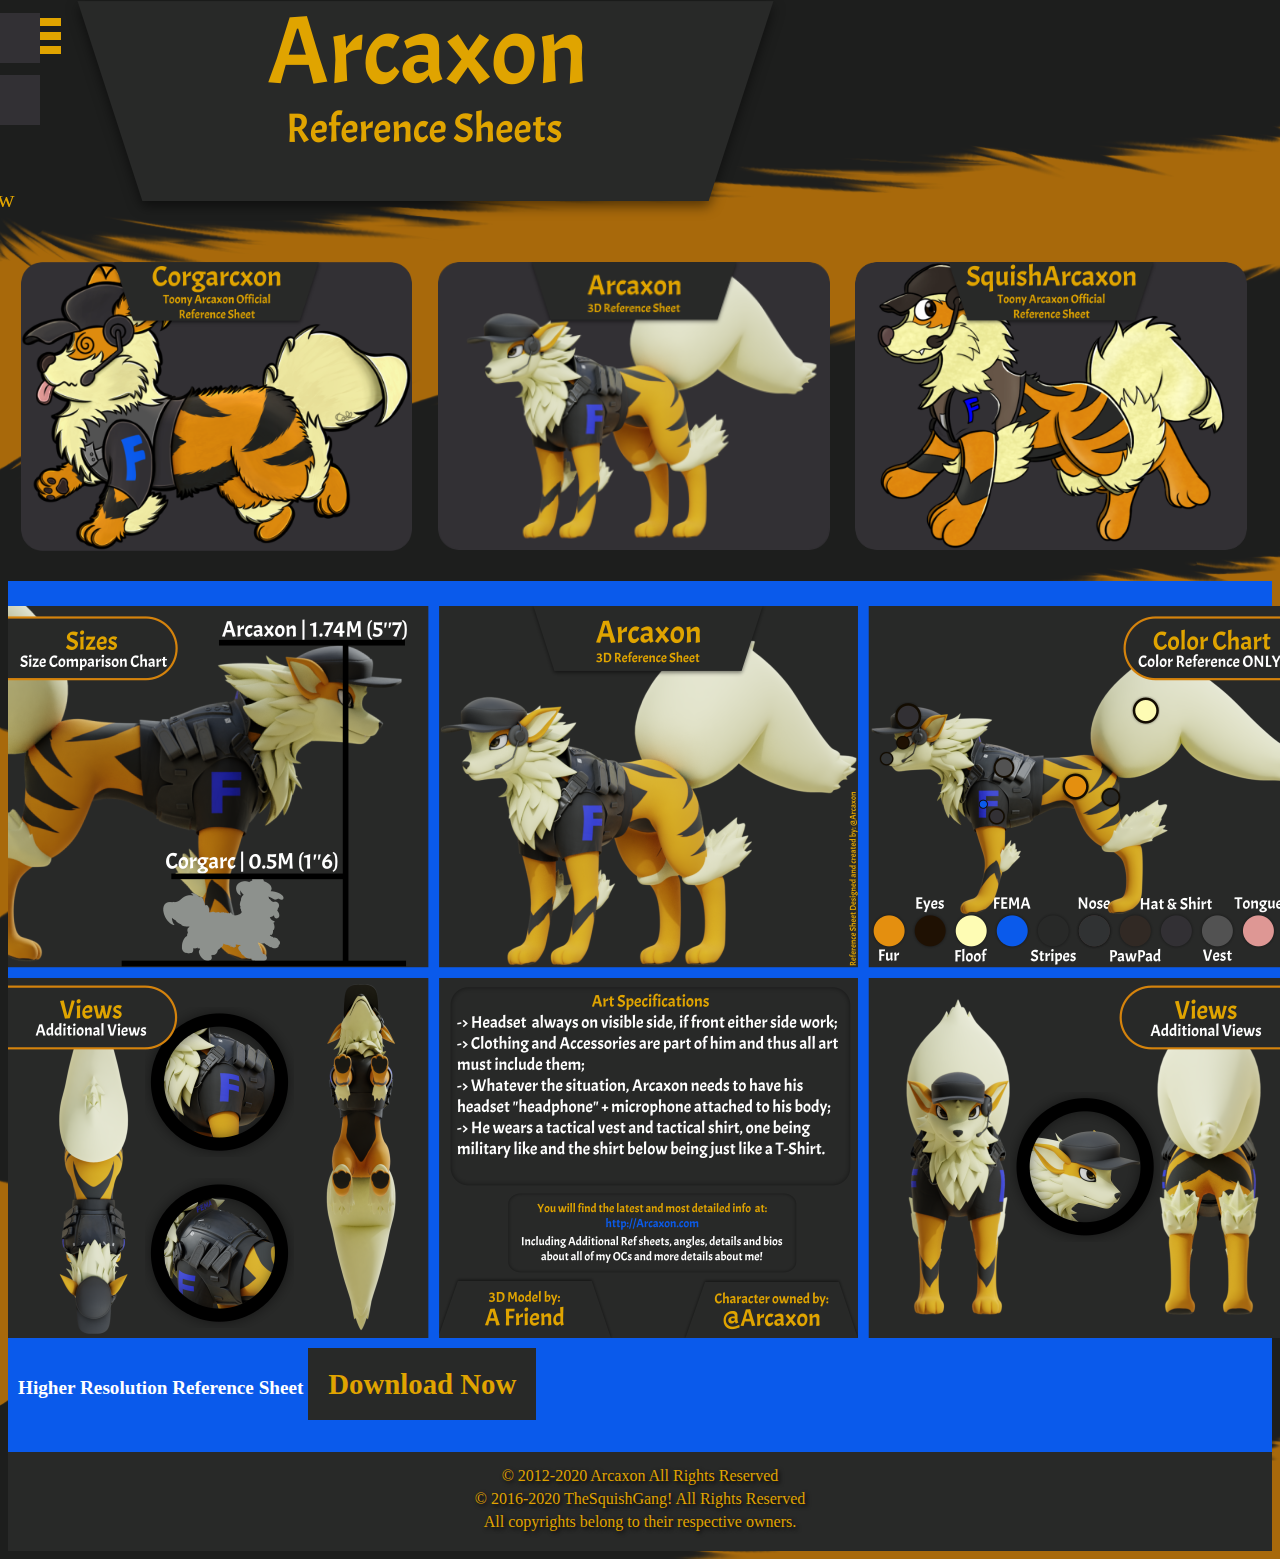
<file: arcaxon.html>
<!doctype html>
<html lang="en" class="stripe">
    <head>
        <meta charset="UTF-8" />
        <script src="https://ajax.googleapis.com/ajax/libs/jquery/3.4.1/jquery.min.js"></script>
        <meta name="description" content="Arcaxon's personal website" >
        <meta name="keywords" content="arcaxon,Arcaxon,arcanine,dog,fire,TSG!,TSG,TheSquishGang,">
        <meta name="author" content="Arcaxon"> 
        <meta name="viewport" content="width=device-width, 
initial-scale=1.0" />
        <link href="assets/css/style.css" rel="stylesheet" type="text/css">
        <link href="assets/css/styles.css" rel="stylesheet" type="text/css">
        <link rel="icon" type="image/x-icon" href="favicon.ico">
        <title>Arcaxon.com | Arcaxon Reference Sheet</title>
    </head>
    <body>
<header>
            <input type="checkbox" id="tiroir-toggle">
            <label for="tiroir-toggle" id="tiroir-toggle-label"></label>
            <nav id="tiroir">
                <ul id="mainMenu">
                    <a href="index.html"><li>Home Page</li></a>
                    <a href="refsheets.html"><li>Ref Sheets</li></a>
                    <p>One day I might add more here but for now this is it!</p>
                </ul>
            </nav>
        </header>
        <img src="assets/refsheet/title.png" class="titletop">
        <br/>
        <img src="assets/selections/ref/corgarc.png" id="corgArc" class="refImage">
        <img src="assets/selections/ref/arcaxon.png" id="Arc" class="refImage">
        <img src="assets/selections/ref/squisharc.png" id="squishArc" class="refImage">
<br style="clear:both;" />
<br/>
<div class="bgRef">
    <img id="refsheet" src="assets/refs/arcaxon3d_horizontal.png">
    <h2 style="color:white!important; font-size: 1.2em!important">Higher Resolution Reference Sheet  
        <a id="downloadRef" href="downloads/Arcaxon3DRefs.zip">
            <div class="button" style="display: inline;">Download Now</div>
        </a>
    </h2>
</div>
<script type="text/javascript">
    $( "#corgArc" ).click(function() {
        $("#refsheet").attr("src", "assets/refs/corgarc_horizontal.png");
        $("#downloadRef").attr("href", "downloads/ArcaxonCorgArc.zip");
    });
        $( "#Arc" ).click(function() {
        $("#refsheet").attr("src", "assets/refs/arcaxon3d_horizontal.png");
        $("#downloadRef").attr("href", "downloads/Arcaxon3DRefs.zip");
    });
        $( "#squishArc" ).click(function() {
        $("#refsheet").attr("src", "assets/refs/squisharcaxon_horizontal.png");
        $("#downloadRef").attr("href", "downloads/ArcaxonSquishArc.zip");
    });
</script>
        <footer style="border-radius: 0px!important;width: 100%!important;background-color: #282928!important;">
            <small>© 2012-2020 Arcaxon All Rights Reserved</small>
            <small>© 2016-2020 TheSquishGang! All Rights Reserved</small>
            <small>All copyrights belong to their respective owners.</small>
        </footer>
    </body>
</html>
</file>
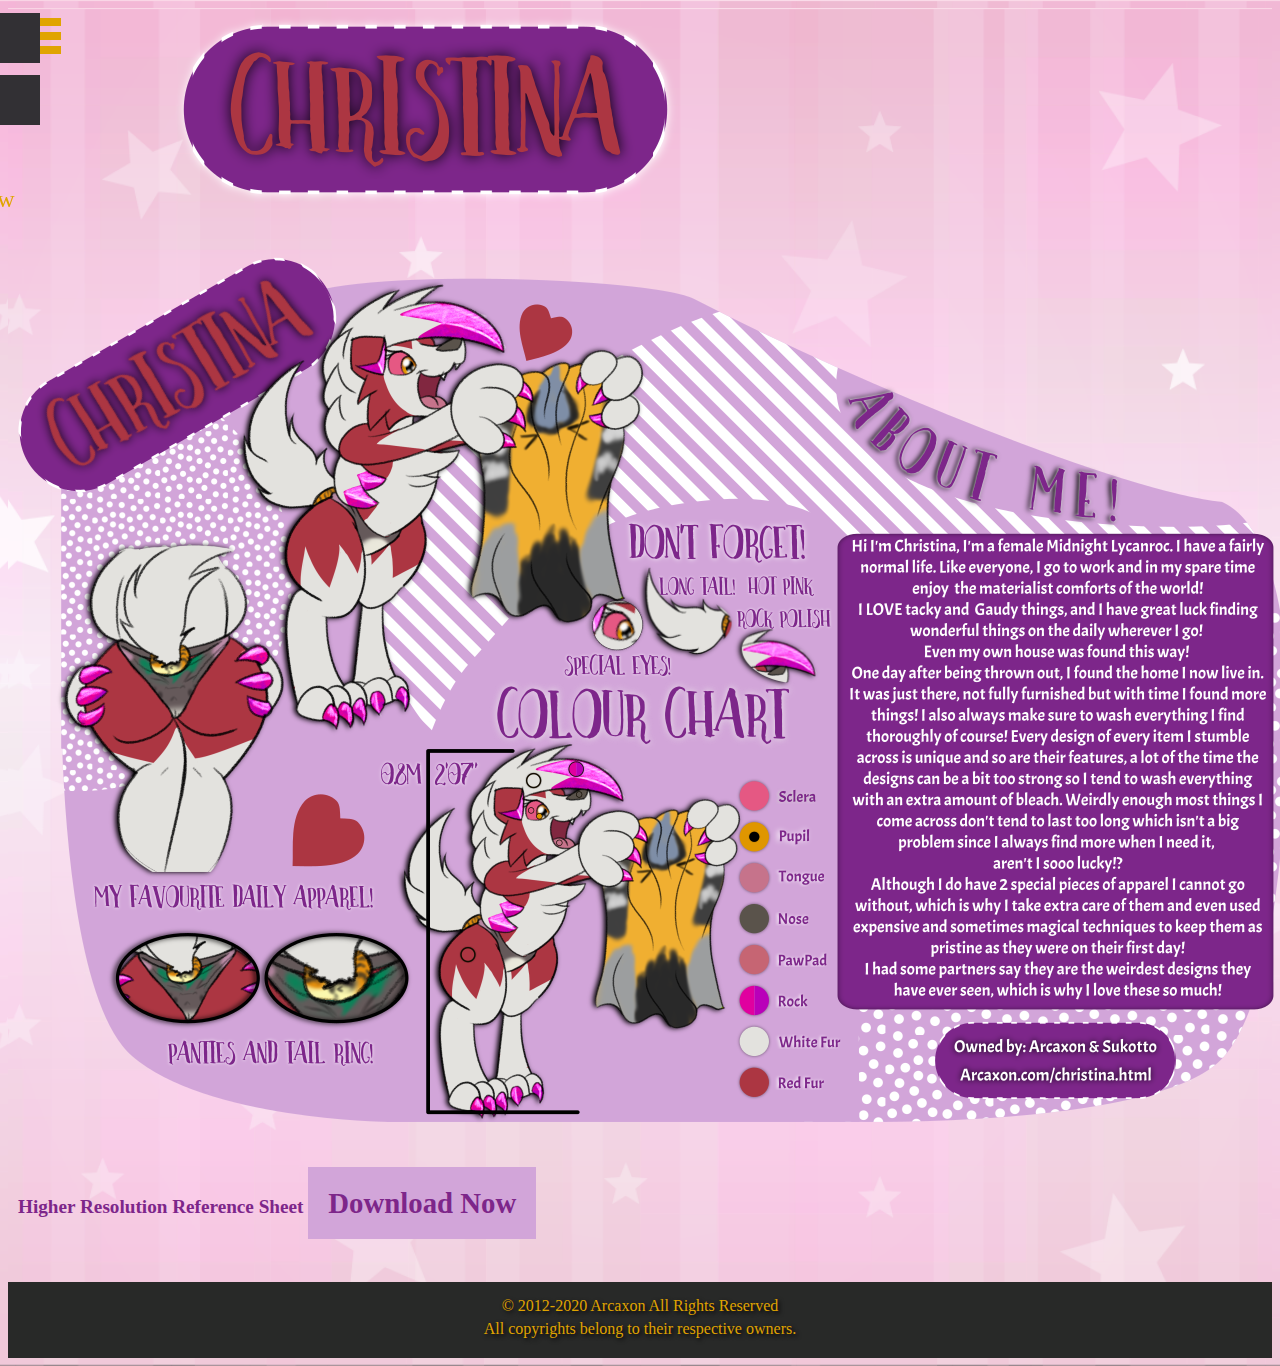
<file: christina.html>
<!doctype html>
<html lang="en" style="background-image: url(assets/background/christinaBG.png);
    background-size:cover;
    background-position: center;">
    <head>
        <meta charset="UTF-8" />
        <script src="https://ajax.googleapis.com/ajax/libs/jquery/3.4.1/jquery.min.js"></script>
        <meta name="description" content="Arcaxon's personal website" >
        <meta name="keywords" content="arcaxon,Arcaxon,arcanine,dog,fire,TSG!,TSG,TheSquishGang,">
        <meta name="author" content="Arcaxon"> 
        <meta name="viewport" content="width=device-width, 
initial-scale=1.0" />
        <link href="assets/css/style.css" rel="stylesheet" type="text/css">
        <link href="assets/css/styles.css" rel="stylesheet" type="text/css">
        <link rel="icon" type="image/x-icon" href="favicon.ico">
        <title>Christina's Website!</title>
        <meta property="og:image" content="assets/refsheet/titleChristina.png">
    </head>
    <body style="background-image: url(assets/background/christinaBG.png);
    background-size:cover;
    background-position: center;">
        <header>
            <input type="checkbox" id="tiroir-toggle">
            <label for="tiroir-toggle" id="tiroir-toggle-label"></label>
            <nav id="tiroir">
                <ul id="mainMenu">
                    <a href="index.html"><li>Home Page</li></a>
                    <a href="refsheets.html"><li>Ref Sheets</li></a>
                    <p>One day I might add more here but for now this is it!</p>
                </ul>
            </nav>
        </header>
        <img src="assets/refsheet/titleChristina.png" class="titletop">
<br/>
    <img id="refsheet" src="assets/refs/ChristinaRefSheet.png">
    <h2 style="color:#7d268a!important; font-size: 1.2em!important">Higher Resolution Reference Sheet  
        <a id="downloadRef" href="assets/refs/ChristinaRefSheetBEEG.png">
            <div class="button" style="display: inline; color:#7d268a!important; background-color: #d2a5d9!important;">Download Now</div>
        </a>
    </h2>
    <br/>
    <br/>
        <footer style="border-radius: 0px!important;width: 100%!important;background-color: #282928!important;">
            <small>© 2012-2020 Arcaxon All Rights Reserved</small>
            <small>All copyrights belong to their respective owners.</small>
        </footer>
    </body>
</html>
</file>
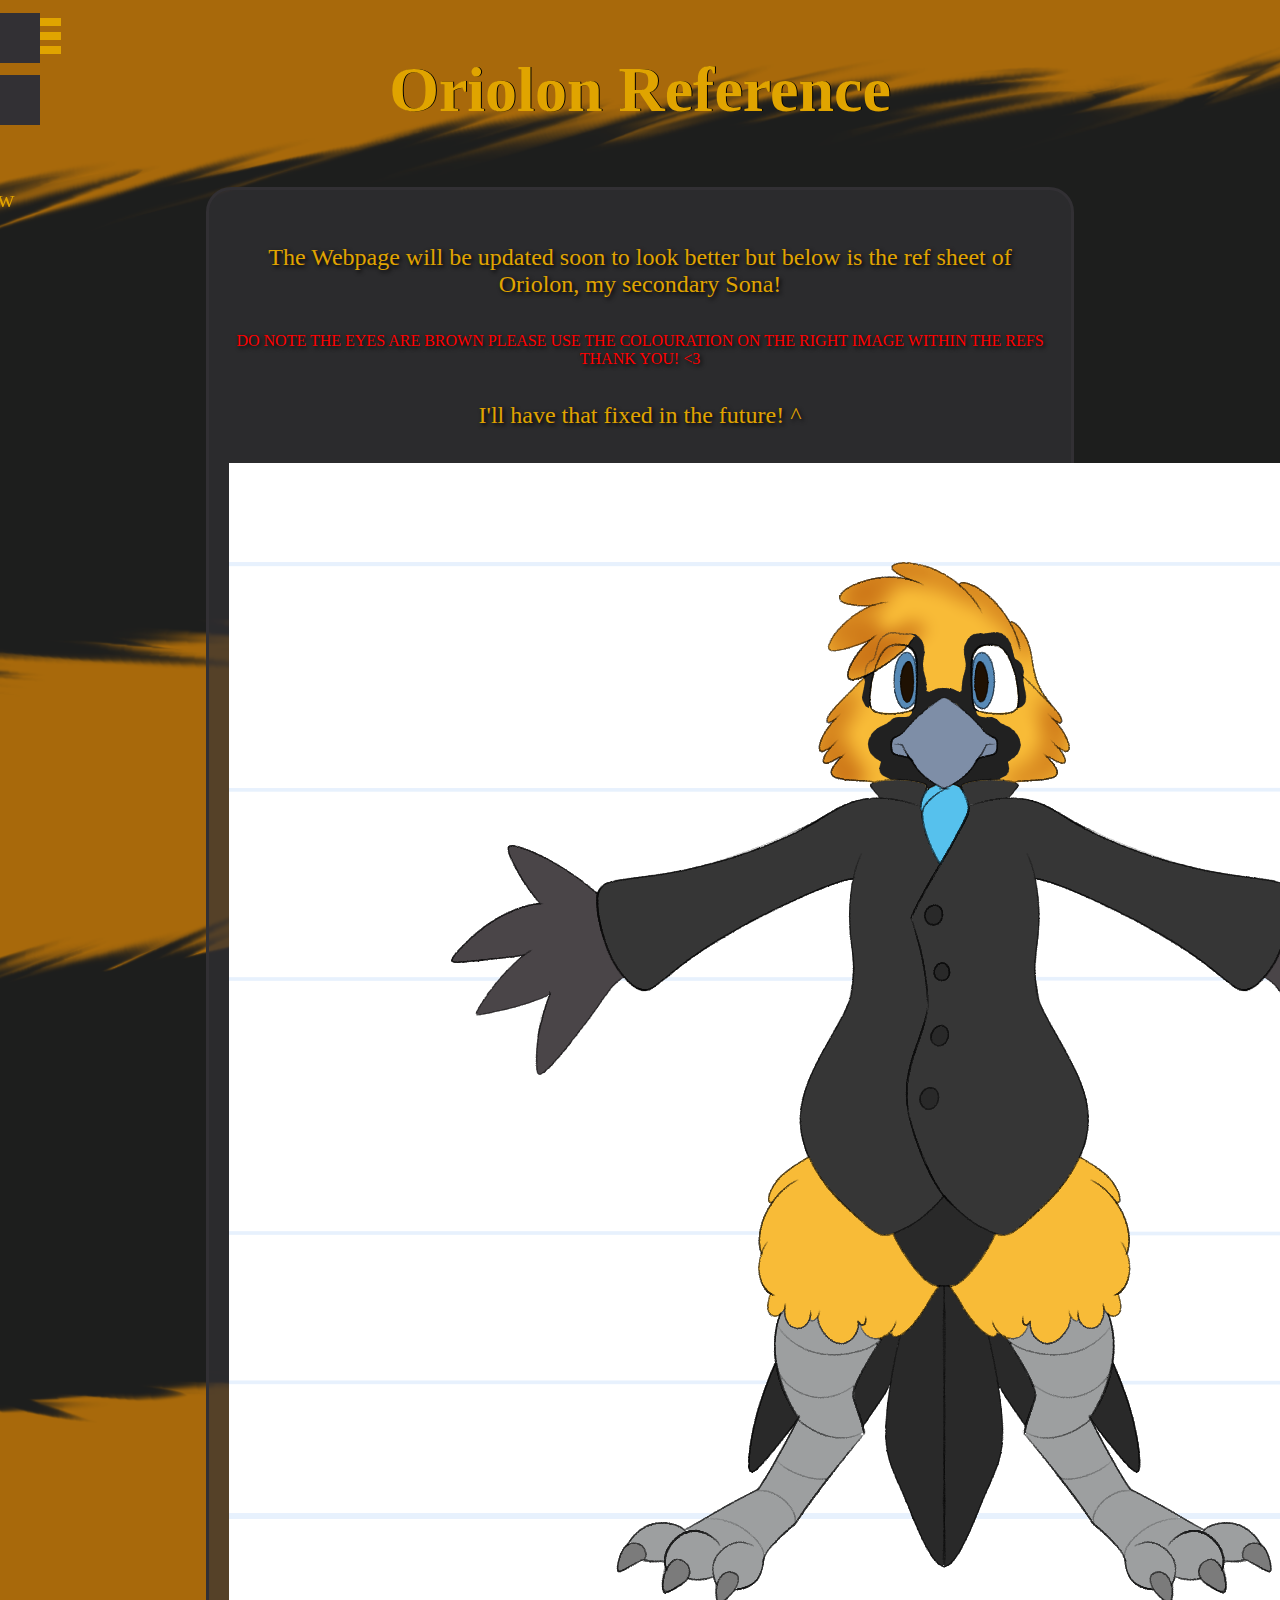
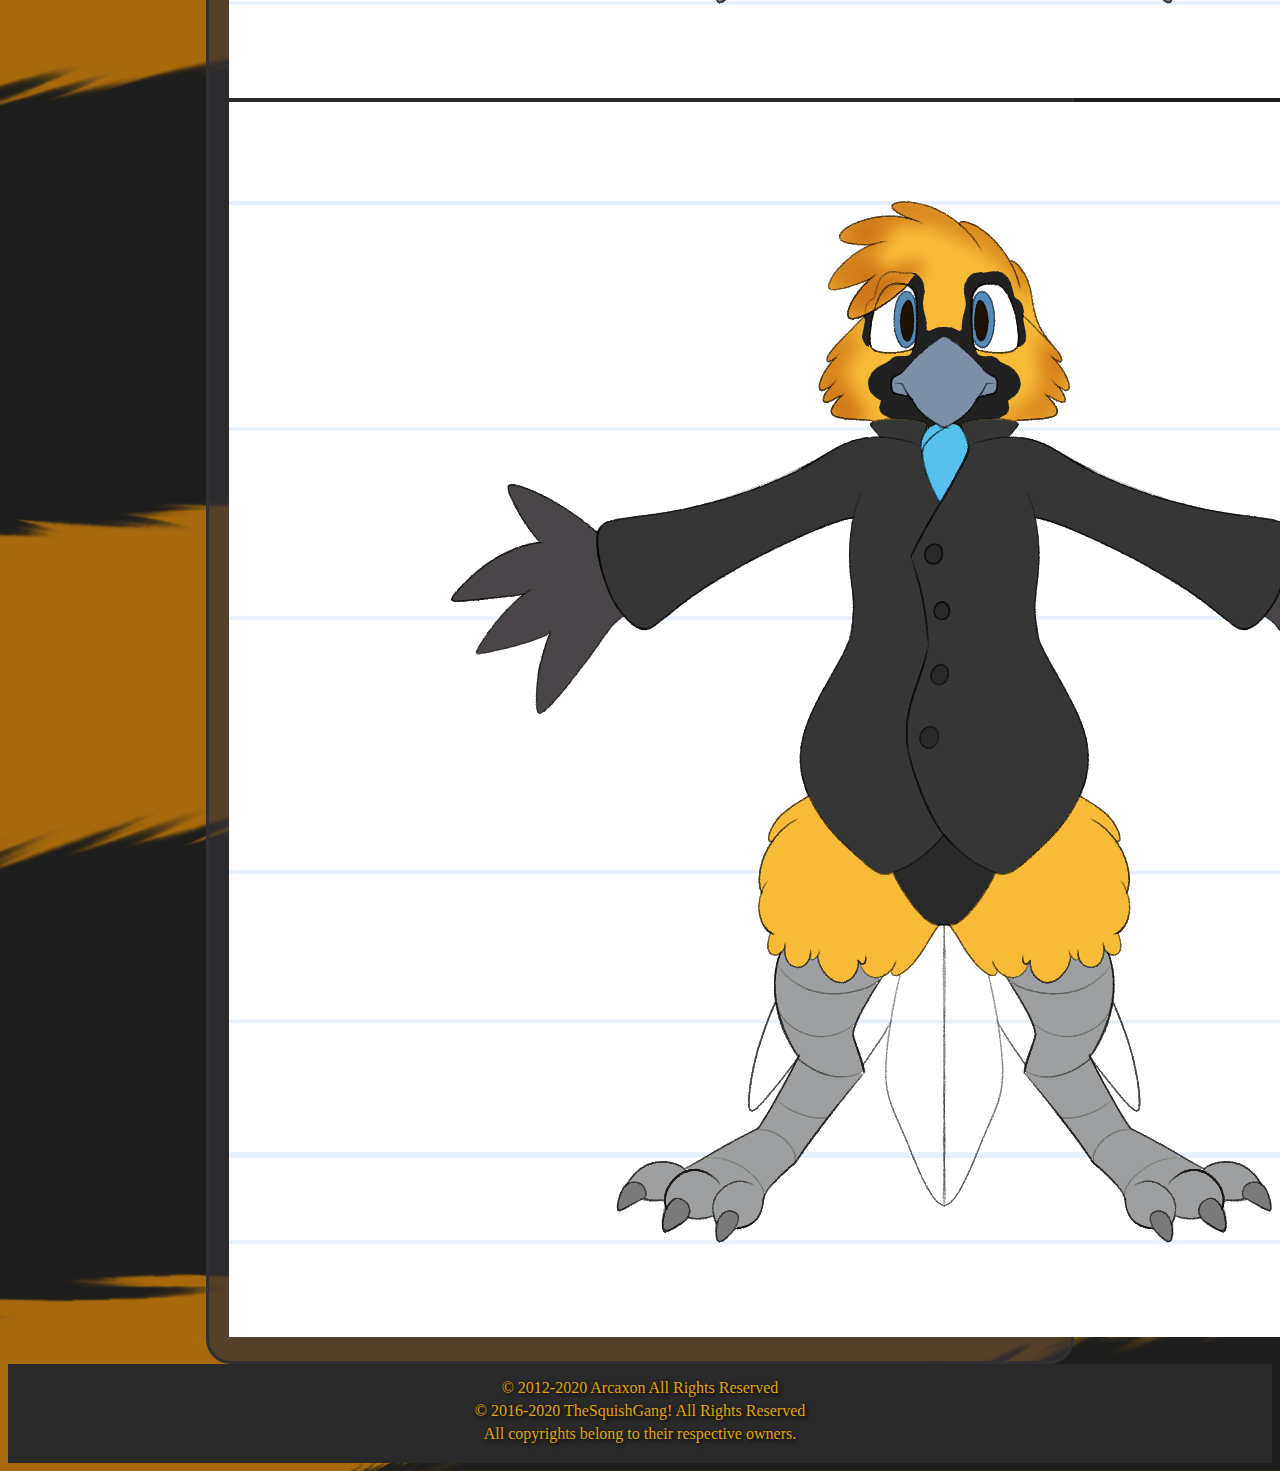
<file: oriolon.html>
<!doctype html>
<html lang="en" class="stripe">
    <head>
        <meta charset="UTF-8" />
        <script src="https://ajax.googleapis.com/ajax/libs/jquery/3.4.1/jquery.min.js"></script>
        <meta name="description" content="Arcaxon's personal website" >
        <meta name="keywords" content="arcaxon,Arcaxon,arcanine,dog,fire,TSG!,TSG,TheSquishGang,">
        <meta name="author" content="Arcaxon"> 
        <meta name="viewport" content="width=device-width, 
initial-scale=1.0" />
        <link href="assets/css/style.css" rel="stylesheet" type="text/css">
        <link href="assets/css/styles.css" rel="stylesheet" type="text/css">
        <link rel="icon" type="image/x-icon" href="favicon.ico">
        <title>Arcaxon.com | Oriolon Reference Sheet</title>
    </head>
    <body>
        <header>
            <input type="checkbox" id="tiroir-toggle">
            <label for="tiroir-toggle" id="tiroir-toggle-label"></label>
            <nav id="tiroir">
                <ul id="mainMenu">
                    <a href="index.html"><li>Home Page</li></a>
                    <a href="refsheets.html"><li>Ref Sheets</li></a>
                    <p>One day I might add more here but for now this is it!</p>
                </ul>
            </nav>
        </header>
        <h1>Oriolon Reference</h1>
        <div class="infobox">
        <p>The Webpage will be updated soon to look better but below is the ref sheet of Oriolon, my secondary Sona!</p>
        <span style="color: red;">DO NOTE THE EYES ARE BROWN PLEASE USE THE COLOURATION ON THE RIGHT IMAGE WITHIN THE REFS THANK YOU! <3</span>
        <p>I'll have that fixed in the future! ^</p>
        <img src="assets/art/oriolon/Oro_3D_Char_sheet.png">
        <img src="assets/art/oriolon/Oro_3D_Tailess_Char_sheet.png">
    </div>
<!--         <img src="assets/refsheet/titleOri.png" class="titletop">
        <br/>
        <img src="assets/selections/ref/corgarc.png" id="corgArc" class="refImage">
        <img src="assets/selections/ref/arcaxon.png" id="Arc" class="refImage">
        <img src="assets/selections/ref/squisharc.png" id="squishArc" class="refImage">
<br style="clear:both;" />
<br/>
<div class="bgRef">
    <img id="refsheet" src="assets/refs/arcaxon3d_horizontal.png">
    <h2 style="color:white!important; font-size: 1.2em!important">Higher Resolution Reference Sheet  
        <a id="downloadRef" href="downloads/Arcaxon3DRefs.zip">
            <div class="button" style="display: inline;">Download Now</div>
        </a>
    </h2>
</div> -->
<!-- <script type="text/javascript">
    $( "#corgArc" ).click(function() {
        $("#refsheet").attr("src", "assets/refs/corgarc_horizontal.png");
        $("#downloadRef").attr("href", "downloads/ArcaxonCorgArc.zip");
    });
        $( "#Arc" ).click(function() {
        $("#refsheet").attr("src", "assets/refs/arcaxon3d_horizontal.png");
        $("#downloadRef").attr("href", "downloads/Arcaxon3DRefs.zip");
    });
        $( "#squishArc" ).click(function() {
        $("#refsheet").attr("src", "assets/refs/squisharcaxon_horizontal.png");
        $("#downloadRef").attr("href", "downloads/ArcaxonSquishArc.zip");
    });
</script> -->
        <footer style="border-radius: 0px!important;width: 100%!important;background-color: #282928!important;">
            <small>© 2012-2020 Arcaxon All Rights Reserved</small>
            <small>© 2016-2020 TheSquishGang! All Rights Reserved</small>
            <small>All copyrights belong to their respective owners.</small>
        </footer>
    </body>
</html>
</file>
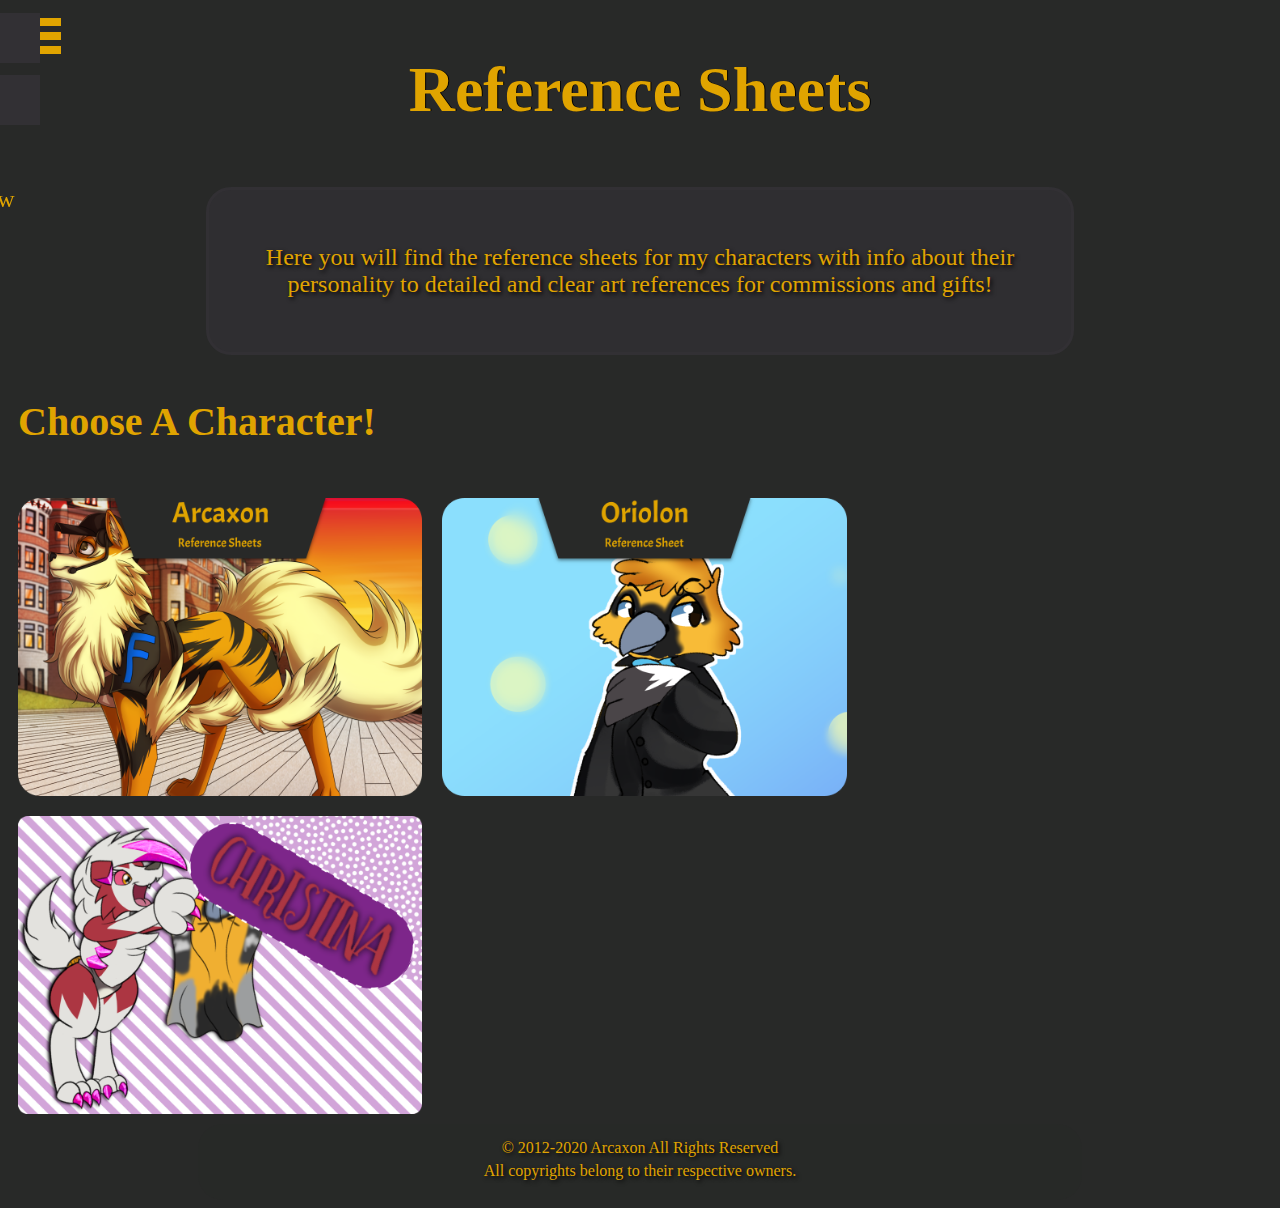
<file: refsheets.html>
<!doctype html>
<html lang="en">
    <head>
        <meta charset="UTF-8" />
        <meta name="description" content="Arcaxon's personal website" >
        <meta name="keywords" content="arcaxon,Arcaxon,arcanine,dog,fire,TSG!,TSG,TheSquishGang,">
        <meta name="author" content="Arcaxon"> 
        <meta name="viewport" content="width=device-width, 
initial-scale=1.0" />
        <link href="assets/css/style.css" rel="stylesheet" type="text/css">
        <link href="assets/css/styles.css" rel="stylesheet" type="text/css">
        <link rel="icon" type="image/x-icon" href="favicon.ico">
        <title>Arcaxon.com</title>
    </head>
    <body>
        <header>
            <input type="checkbox" id="tiroir-toggle">
            <label for="tiroir-toggle" id="tiroir-toggle-label"></label>
            <nav id="tiroir">
                <ul id="mainMenu">
                    <a href="index.html"><li>Home Page</li></a>
                    <a href="refsheets.html"><li>Ref Sheets</li></a>
                    <p>One day I might add more here but for now this is it!</p>
                </ul>
            </nav>
        </header>
        <h1>Reference Sheets</h1>
        <div class="infobox">
            <p>Here you will find the reference sheets for my characters with info about their personality to detailed  and clear art references for commissions and gifts!</p>
        </div>
        <h2>Choose A Character!</h2>

        <a href="arcaxon.html"><img src="assets/refsheet/arcSelect.png" width="32%" style="margin: auto; float: left;padding: 10px;"></a><a href="oriolon.html"><img src="assets/refsheet/oriolonSelect.png" width="32%" style="margin: auto; float: left; padding:10px;"></a><a href="christina.html"><img src="assets/refsheet/christinaSelect.png" width="32%" style="margin: auto; float: left;padding: 10px;"></a>
<br style="clear:both;" />
        <footer>
            <small>© 2012-2020 Arcaxon All Rights Reserved</small>
            <small>All copyrights belong to their respective owners.</small>
        </footer>
    </body>
</html>
</file>
<file: assets/css/style.css>
/*404 ANIMATION*/
.doggo{
  animation: shake 3.5s cubic-bezier(.36,.07,.19,.97) both;
  transform: translate3d(0, 0, 0);
  backface-visibility: hidden;
  perspective: 1000px;
  animation-iteration-count:infinite;
  z-index: 10;
  display:inline-block;
  position:absolute;
  top:50px;
  left:150px;
  width:150px;
  filter:  url(#duotone);
  animation-delay: 0.05s;
}
.doggoshadow{
  animation: shake 3.5s cubic-bezier(.36,.07,.19,.97) both;
  transform: translate3d(0, 0, 0);
  backface-visibility: hidden;
  perspective: 1000px;
  animation-iteration-count:infinite;
  z-index: 10;
  display:inline-block;
  position:absolute;
  top:50px;
  left:150px;
  width:150px;
  animation-delay: 0.04s;
  filter:  url(#monochrome);
  
  
  
}

.doggomain{
  animation: shake 3.5s cubic-bezier(.36,.07,.19,.97) both;
  transform: translate3d(0, 0, 0);
  backface-visibility: hidden;
  perspective: 1000px;
  animation-iteration-count:infinite;
  z-index: 10;
  display:inline-block;
  position:absolute;
  top:50px;
  left:150px;
  width:150px;
  
  
  
}
.stripe{
    background-image: url(../background/menu.png)!important;
    background-position: center!important;
    background-size: cover!important;
}
.titletop{
    left: 50%;
    right: 50%;
    transform: translate(0%, -10px);
    display: block;

}
.bgimage{
    width:720px;
    z-index: 1;
    /*animation: middle 11s cubic-bezier(.36,.07,.19,.97) both;
    animation-delay: 31s; */   
}
@keyframes shake {
  10%, 90% {
    transform: translate3d(-100px, -55px, 0);
  }
  
  20%, 80% {
    transform: translate3d(400px, -80px, 0);
  }

  30%, 50%, 70% {
    transform: translate3d(300px, 100px, 0);
  }

  40%, 60% {
    transform: translate3d(-120px, -50px, 0);
  }
}

@keyframes middle {
  10%, 90% {
    transform: translate3d(-10px, -5px, 0);
  }
  
  20%, 80% {
    transform: translate3d(40px, -8px, 0);
  }

  30%, 50%, 70% {
    transform: translate3d(30px, 10px, 0);
  }

  40%, 60% {
    transform: translate3d(-12px, -5px, 0);
  }
}


.refImage{
    margin: 1%!important; 
    float: left!important;
    width: 31%!important;
    border-radius: 20px;

}
.refImage:hover{
    box-shadow: 0px 0px 30px #0a5aeb;
    cursor: pointer;
    transition: all .3s ease;

}
.bgRef{
    background-color: #0a5aeb;
    width: 100%;
    height: auto;
    padding-top: 25px;
    padding-bottom: 25px}

.Arc{
    margin: 0 auto;
    display:block;
    position: absolute;
  top: 50%;
  left: 50%;
  transform: translate(-50%, -50%);
}


/*GENERAL STYLE*/
/*
Arcaxon Colors: 
Gray BG Main: #282928
Gray BG Secondary: #323034
Orange: #e0a400
Blue: #0a5aeb
Regular White
*/
html{
    background-color: #282928!important;
    color: #e0a400!important;
    height: auto!important;
    width: auto!important;
}
a {
    color: #e0a400!important;
    text-decoration: none;
    
}
.infobox{
    width: 65%;
    height: auto;
    padding: 20px;
    background-color: rgba(50,48,52, 0.70)!important;
    border: #323034 solid!important;
    border-radius: 25px;
    text-align: center;
    margin: auto;
    margin-top:50px;
    margin-bottom:0px;
    text-shadow: 2px 2px 4px black!important;
}
h1{
    text-align: center;
    font-family: Acme;
    font-size: 4em;
    padding: 10px;
    text-shadow: 1px 0px black;
    color: #e0a400!important;
}
h2{
    font-family: Acme;
    font-size: 2.5em;
    padding: 10px;
    color: #e0a400!important;
}
p{
    font-family: Oxygen;
    font-size: 1.5em;
    padding: 10px;
}
footer{
    padding-top: 10px;
    text-align: center;
    background-color: rgba(40, 41, 40, 0.63)!important;
    padding-bottom: 20px!important;
    width: 70%;
    margin-left: auto!important;
    margin-right: auto!important;
    border-radius: 25px!important;
    text-shadow: 2px 2px 4px black!important;
}
small{
    font-family: Monda;
    font-size: 1em;
    display: block;
    padding-top: 5px;
}
.button{
    display: inline-block;
    width: 25%;
    height: 20px;
    background-color: #282928!important;
    padding: 20px;
    font-size: 1.5em;
    font-family: Acme;
    text-align: center;
    margin: auto;
    
}
.button:hover{
    background-color: #0a5aeb!important;
    cursor: pointer;
    transition: all .3s ease;
}
.button a{
    margin: auto;
}
/*Disclaimer*/
.disclaimer{
    position: fixed;
    bottom: 0px;
    right: 0px;
    display: block;
    background-color: #0a5aeb!important;
    padding: 10px;
    border-radius: 10px 0px 0px 0px;
    text-align: center;
}

/*HAMBURGER MENU*/
    #tiroir-toggle-label:before { /* Création des traits de l'icone */
    content: "";
    z-index: 11;
    display: block;
    position: absolute;
    left: 13px;
    top: 18px;
    height: 8px; /* Hauteur du trait */
    width: 48px; /* Largeur du trait */
    background: #e0a400; /* Trait 1 */
    box-shadow: 0 14px 0 #e0a400, 0 28px 0 #e0a400; /* Trait 2 et 3 */
    transition: all .3s ease;
}
#tiroir-toggle-label {
    z-index: 11;
    display: block;
    position: fixed;
    top: 0px;
    left: 0;
    height: 70px; /* Taille de l'icone */
    width: 75px;
    z-index: 10;
    background: rgba(192,192,192,0.0001);
    cursor: pointer; /* Force le pointeur à changer d'aspect au survol */
    transition: all .3s ease;
}
#tiroir-toggle { 
    display: none; /* Dissimule la case à cocher */
}
#tiroir {
    z-index: 10;
    display: block;
    position: fixed;
    top: 0;
    height: 100%;
    width: 250px;
    background-image: url(../background/menu.png);
    background-position: center;
    background-size: cover;
    left: -250px; /* Dissimule le menu */
    transition: all .3s ease;
}
#rndBg{
    background-repeat: no-repeat;
    background-position: center;
    background-size: cover;
}
#tiroir ul {
    width: 100%;
    margin-top: 5%;
}
#tiroir li{
    display: block;
    text-decoration: none;
    text-align: center;
    width: 100%;
    line-height: 50px;
    background-color: #323034;
    font-family: Acme;
    font-size: 2em;
}

#tiroir li:last-child{

}
#tiroir li:hover {
    background-color: #0a5aeb;
    cursor: pointer;
}
#tiroir li {
    margin-top: 5%;
    
}
#tiroir-toggle:checked ~ #tiroir-toggle-label{ 
    left: 250px;
}
#tiroir-toggle:checked ~ #tiroir-toggle-label:before{
    content: "x";
    font-family: Acme;
    font-size: 4em;
    background: rgba(192,192,192,0.0001);
    box-shadow: none;
    top:-5px;
}

#tiroir-toggle:checked ~ #tiroir{
    left: 0px;
    transition: all .3s ease;
}
/*BACKGROUNDS*/
.bg1{
    background-image: url(../background/bg1.png)
}
.bg2{
    background-image: url(../background/bg2.png)
}

.bg3{
    background-image: url(../background/bg3.png)
}
.bg4{
    background-image: url(../background/bg4.png)
}
.bg5{
    background-image: url(../background/bg5.png)
}
.bg6{
    background-image: url(../background/bg6.png)
}
.bg7{
    background-image: url(../background/bg7.png)
}
.bg8{
    background-image: url(../background/bg8.png)
}
.bg9{
    background-image: url(../background/bg9.png)
}
.bg10{
    background-image: url(../background/bg10.png)
}
.bg11{
    background-image: url(../background/bg11.png)
}
.bg12{
    background-image: url(../background/bg12.png)
}
.bg13{
    background-image: url(../background/bg13.png)
}
.bg14{
    background-image: url(../background/bg14.png)
}
.bg15{
    background-image: url(../background/bg15.png)
}
.bg16{
    background-image: url(../background/bg16.png)
}

/*Main Page Style*/
.top{
    width: 100%;
    min-height: 768px;
    padding-bottom: 50px;
    background-position: center;
    background-size: cover;
    
}

/* BELOW IS NON-MOBILE VERSION OF LINKS*/

#boxSection{
    clear: both;
    position: relative;
    display: block;
    width: 80%;
    padding: 0% 10%;
}
/*
#boxSection h3{
    font-size: 1em;
    font-weight: bold;
    top: 0px;
    display: block;
}
*/
#boxSectionContainer{
    width: 100%;
    margin: 0 auto;
    text-align: center;
    padding: 20px 0px 30px 0px;
    font-family: Acme;
}
.boxSectionBox{
    vertical-align: top;
    position: relative;
    display: inline-block;
    width: 150px;
    height: 150px;
    background-color: #323034!important;
    padding: 5px;
    border-radius: 10px;
    margin-right: 20px;
    margin-left: 20px;
}
.boxSectionBox:hover{
    box-shadow: 0px 0px 30px #0a5aeb;
    cursor: pointer;
    transition: all .3s ease;

}
.boxSectionIcon{
    height: 150px;
    background-image: url(../socialmedia/tsg.png);
    background-repeat: no-repeat;
    background-size:contain;
    background-position: center;
}
.boxSectionIcon1{
    height: 150px;
    background-image: url(../socialmedia/da.png);
    background-repeat: no-repeat;
    background-size:contain;
    background-position: center;
}
.boxSectionIcon2{
    height: 150px;
    background-image: url(../socialmedia/yt.png);
    background-repeat: no-repeat;
    background-size:contain;
    background-position: center;
}
.boxSectionIcon3{
    height: 150px;
    background-image: url(../socialmedia/FA.png);
    background-repeat: no-repeat;
    background-size:contain;
    background-position: center;
}
.boxSectionIcon4{
    height: 150px;
    background-image: url(../socialmedia/Tg.png);
    background-repeat: no-repeat;
    background-size:contain;
    background-position: center;
}
.boxSectionIcon5{
    height: 150px;
    background-image: url(../socialmedia/discord.png);
    background-repeat: no-repeat;
    background-size:contain;
    background-position: center;
}
.boxSectionIcon6{
    height: 150px;
    background-image: url(../socialmedia/twitter.png);
    background-repeat: no-repeat;
    background-size:contain;
    background-position: center;
}
.boxSectionIcon7{
    height: 150px;
    background-image: url(../socialmedia/steam.png);
    background-repeat: no-repeat;
    background-size:contain;
    background-position: center;
}
.soonprojects{
    width: 100%;
    height: 6719px;
    display: block;
    background-image: url(../background/projectssoon.png);
    background-repeat: no-repeat;
    background-size:contain;
    background-position: center;
}
.soonrefsheets{
    width: 100%;
    height: 1600px;
    display: block;
    background-image: url(../background/refsheetsoon.png);
    background-repeat: no-repeat;
    background-size:contain;
    background-position: center;
}










/*MOBILE VERSIONS*/
@media only screen and (max-width: 768px) {
    .bg1{
    background-image: url(../backgroundmobile/bg1.png)
}
    .bg2{
    background-image: url(../backgroundmobile/bg2.png)
}
    .bg3{
    background-image: url(../backgroundmobile/bg3.png)
}
    .bg4{
    background-image: url(../backgroundmobile/bg4.png)
}
    .bg5{
    background-image: url(../backgroundmobile/bg5.png)
}
    .bg6{
    background-image: url(../backgroundmobile/bg6.png)
}
    .bg7{
    background-image: url(../backgroundmobile/bg7.png)
}
    .bg8{
    background-image: url(../backgroundmobile/bg8.png)
}
    .bg9{
    background-image: url(../backgroundmobile/bg9.png)
}
    .bg10{
    background-image: url(../backgroundmobile/bg10.png)
}
    .bg11{
    background-image: url(../backgroundmobile/bg11.png)
}
    .bg12{
    background-image: url(../backgroundmobile/bg12.png)
}
    .bg13{
    background-image: url(../backgroundmobile/bg13.png)
}
    .bg14{
    background-image: url(../backgroundmobile/bg14.png)
}
    .bg15{
    background-image: url(../backgroundmobile/bg15.png)
}
    .bg16{
    background-image: url(../backgroundmobile/bg16.png)
}
    .button{
    width: 75%;
    height: 20px;
    padding: 20px;
    font-size: 1.5em;
    margin: 5px 0px;
    }
/*
    .disclaimer{
    position: fixed;
    bottom: 0px;
    right: 0px;
    display: block;
    background-color: #0a5aeb;
    padding: 10px;
    border-radius: 10px 0px 0px 0px;
}
*/
    .infobox{
    width: 90%;
    border-radius: 25px;
    margin-top:50px;
    margin-bottom:50px; 
}
    .top{
    min-height: 900px;
    padding-bottom: 20px;
    
}
    h2{
    font-size: 1.5em;
    padding: 5px;
}
    p{
    font-size: 1em;
    padding: 10px;
}
    footer{
    margin-bottom: 50px!important;
    padding-bottom: 0px!important;
    }
    
/* BELOW IS MOBILE VERSION OF LINKS*/
    #boxSection{
    width: 90%;
    padding: 0% 5%;
}    
#boxSectionContainer{
    padding: 0px 0px 0px 0px;
}
.boxSectionBox{
    width: 80px;
    height: 80px;
    padding: 5px;
    border-radius: 10px;
    margin-right: 20px;
    margin-left: 20px;
    margin-top: 20px;
}
.boxSectionIcon{
    height: 80px;
}
.boxSectionIcon1{
    height: 80px;
}
.boxSectionIcon2{
    height: 80px;
}
.boxSectionIcon3{
    height: 80px;
}
.boxSectionIcon4{
    height: 80px;
}
.boxSectionIcon5{
    height: 80px;
}
.boxSectionIcon6{
    height: 80px;
}
.boxSectionIcon7{
    height: 80px;
}
    
}
</file>
<file: assets/css/styles.css>
.arcaxondotcum {
  font-family: 'Aller Display';
  font-size: 1.3em;
  color: #aa9b70!important;
  height: 28px;
}

#ArcaxonBar .topNav {
  color: #476e69!important;
  padding-top: 0px!important;
  margin-top: 0px!important;
  padding-bottom: 0px!important;
  height: 28px;
}

#ArcaxonBar {
  display: block;
  height: 35px;
  width: 100%;
  background-color: #2f1217;
  border-bottom: 1px groove #476e69;
  border-top: none;
}

#ArcaxonBar .nav-link {
  font-family: "Bad Comic";
  color: #aa9b70!important;
}

#ArcaxonBar .nav-link:hover {
  font-family: "Bad Comic";
  color: #476e69!important;
}

.arcaxondotcum:hover {
  color: #476e69!important;
}

.socialMediaButt div {
  transition: 100ms ease-in!important;
  background-color: #aa9b70;
}

.socialMediaButt div:hover {
  background-color: #476e69!important;
}

.webButt:active {
  background-color: #476e69!important;
  color: #aa9b70!important;
}

.webButt:hover {
  background-color: #476e69;
  color: #aa9b70!important;
}

.webButt {
  color: #476e69!important;
  font-size: large;
  transition: 100ms ease-in!important;
  background-color: #2f1217;
  margin-bottom: 10px;
}

/* ANIMATIONS */

#shipFlying {
  position: absolute;
  height: 40px;
  z-index: -1;
  top: 260px;
  animation: x-motion 10s 0s infinite reverse;
}

/* #shipFlying:before {
  content: '';
  height: 50px;
  z-index: -1;
  position: absolute;
  top: 100%;
  background-image: url("../../assets/img/Shipflying.png");
  background-size: contain;
  animation: y-motion 1s ease-in-out 0s infinite reverse;
} */

@keyframes x-motion {
  0% {
    top: -100px;
    left: 450px;
  }
  100% {
    left: 100%;
    top: calc(80% - 10px);
  }
}

@keyframes y-motion {
  0%, 100% {
    top: 100%;
  }
  50% {
    top: 0%;
  }
}

#webPageContainer {
  /*background-image: url("../../assets/img/parrallaxPlanets.webp");*/
  background-position: top;
  background-repeat: no-repeat;
  background-size: auto;
  max-width: 1280px;
  margin: auto;
  z-index: 1;
  border: groove;
  border-top: none;
  border-color: #000000;
  border-bottom: none;
}
</file>
